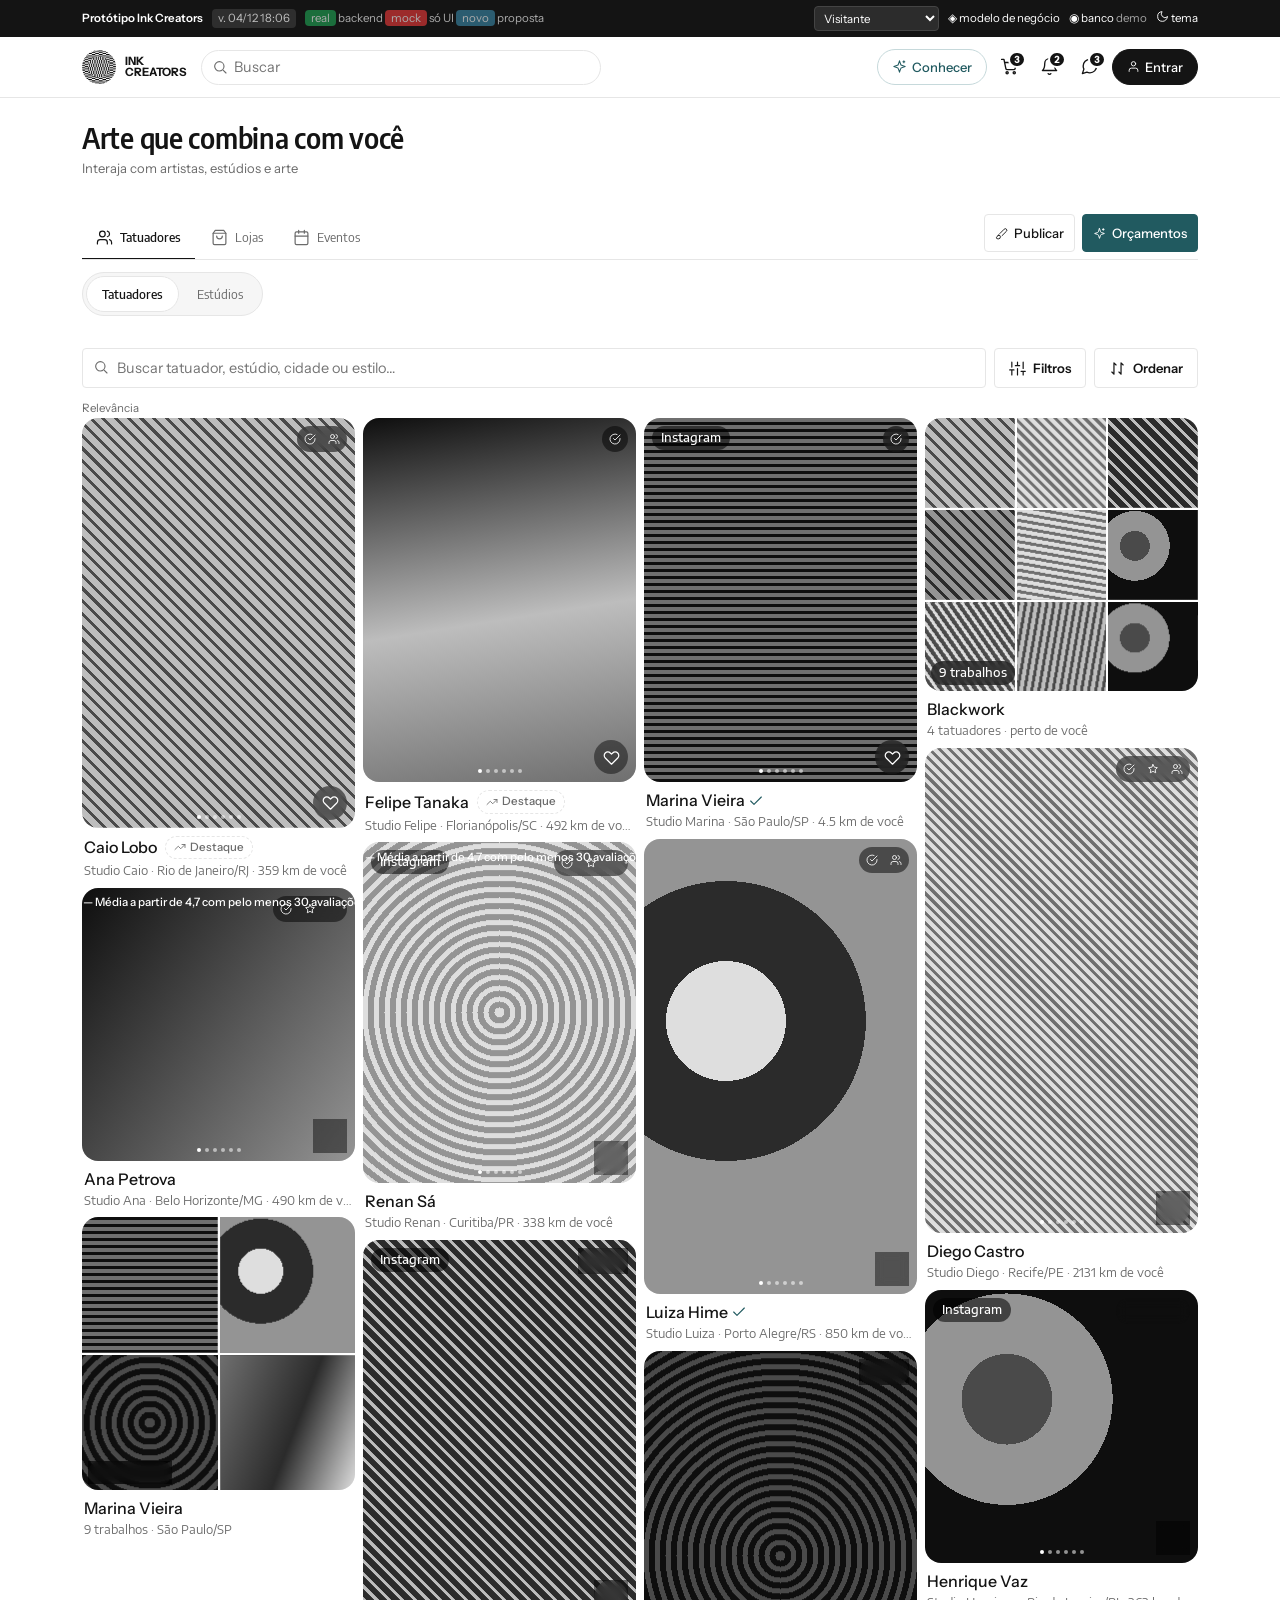
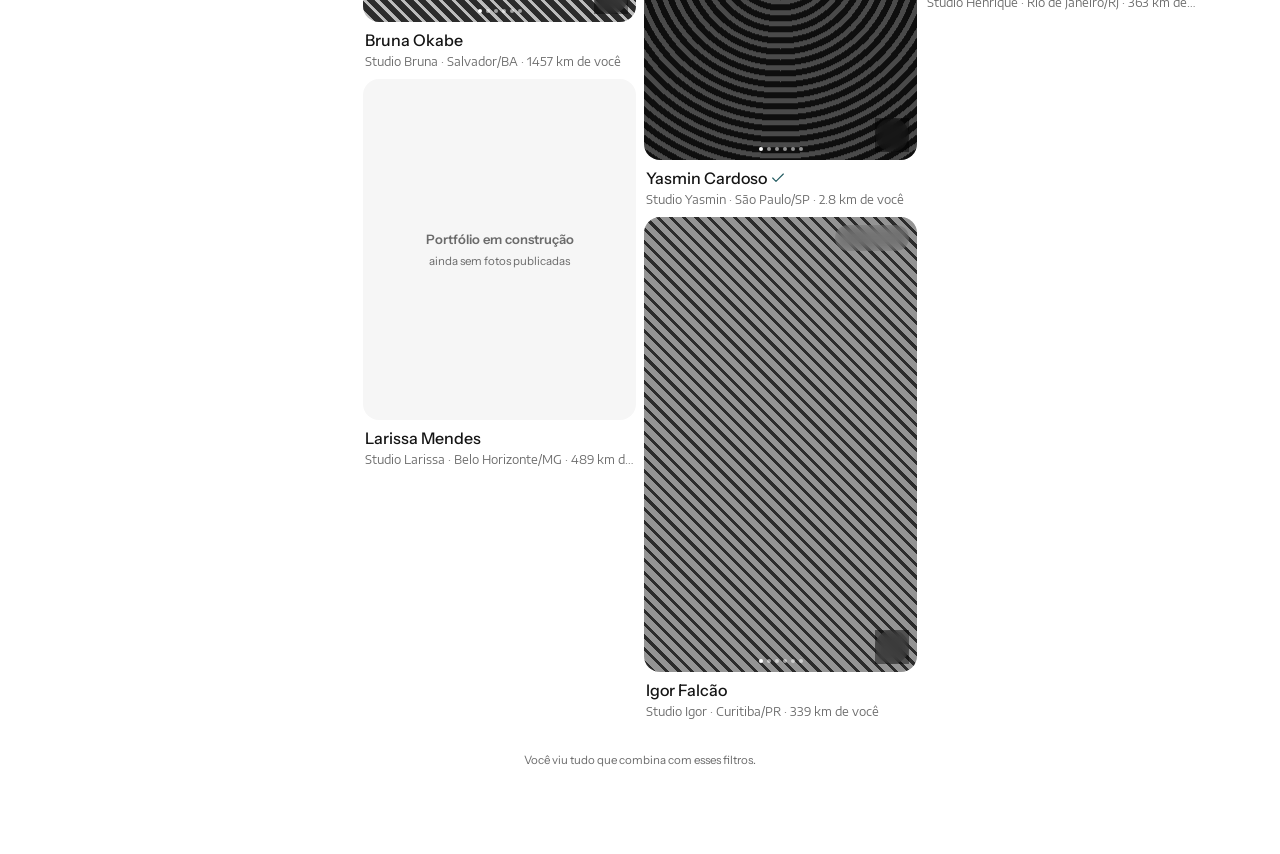
<file: index.html>
<!DOCTYPE html>
<html lang="pt-BR">
<head>
<meta charset="utf-8" />
<meta name="viewport" content="width=device-width, initial-scale=1" />
<title>Ink Creators</title>
<link rel="icon" type="image/png" href="prototipo/marca/favicon.png" />
<!-- Porta de entrada do GitHub Pages. O protótipo mora em prototipo/,
     e quem recebe o link não deveria precisar saber disso.
     O redirecionamento leva junto a query e o hash: sem isso o ?teste=1
     se perderia no caminho e a pessoa entraria sem ser registrada. -->
<script>
  (function () {
    var destino = "prototipo/index.html" + (location.search || "") + (location.hash || "");
    location.replace(destino);
  })();
</script>
<style>
  body{font-family:ui-sans-serif,system-ui,-apple-system,"Segoe UI",Roboto,sans-serif;
       display:flex;align-items:center;justify-content:center;height:100vh;margin:0;
       color:#3f3f46;background:#fff}
</style>
</head>
<body>
  <p>Abrindo o Ink Creators… <a href="prototipo/index.html">continuar</a></p>
</body>
</html>
</file>
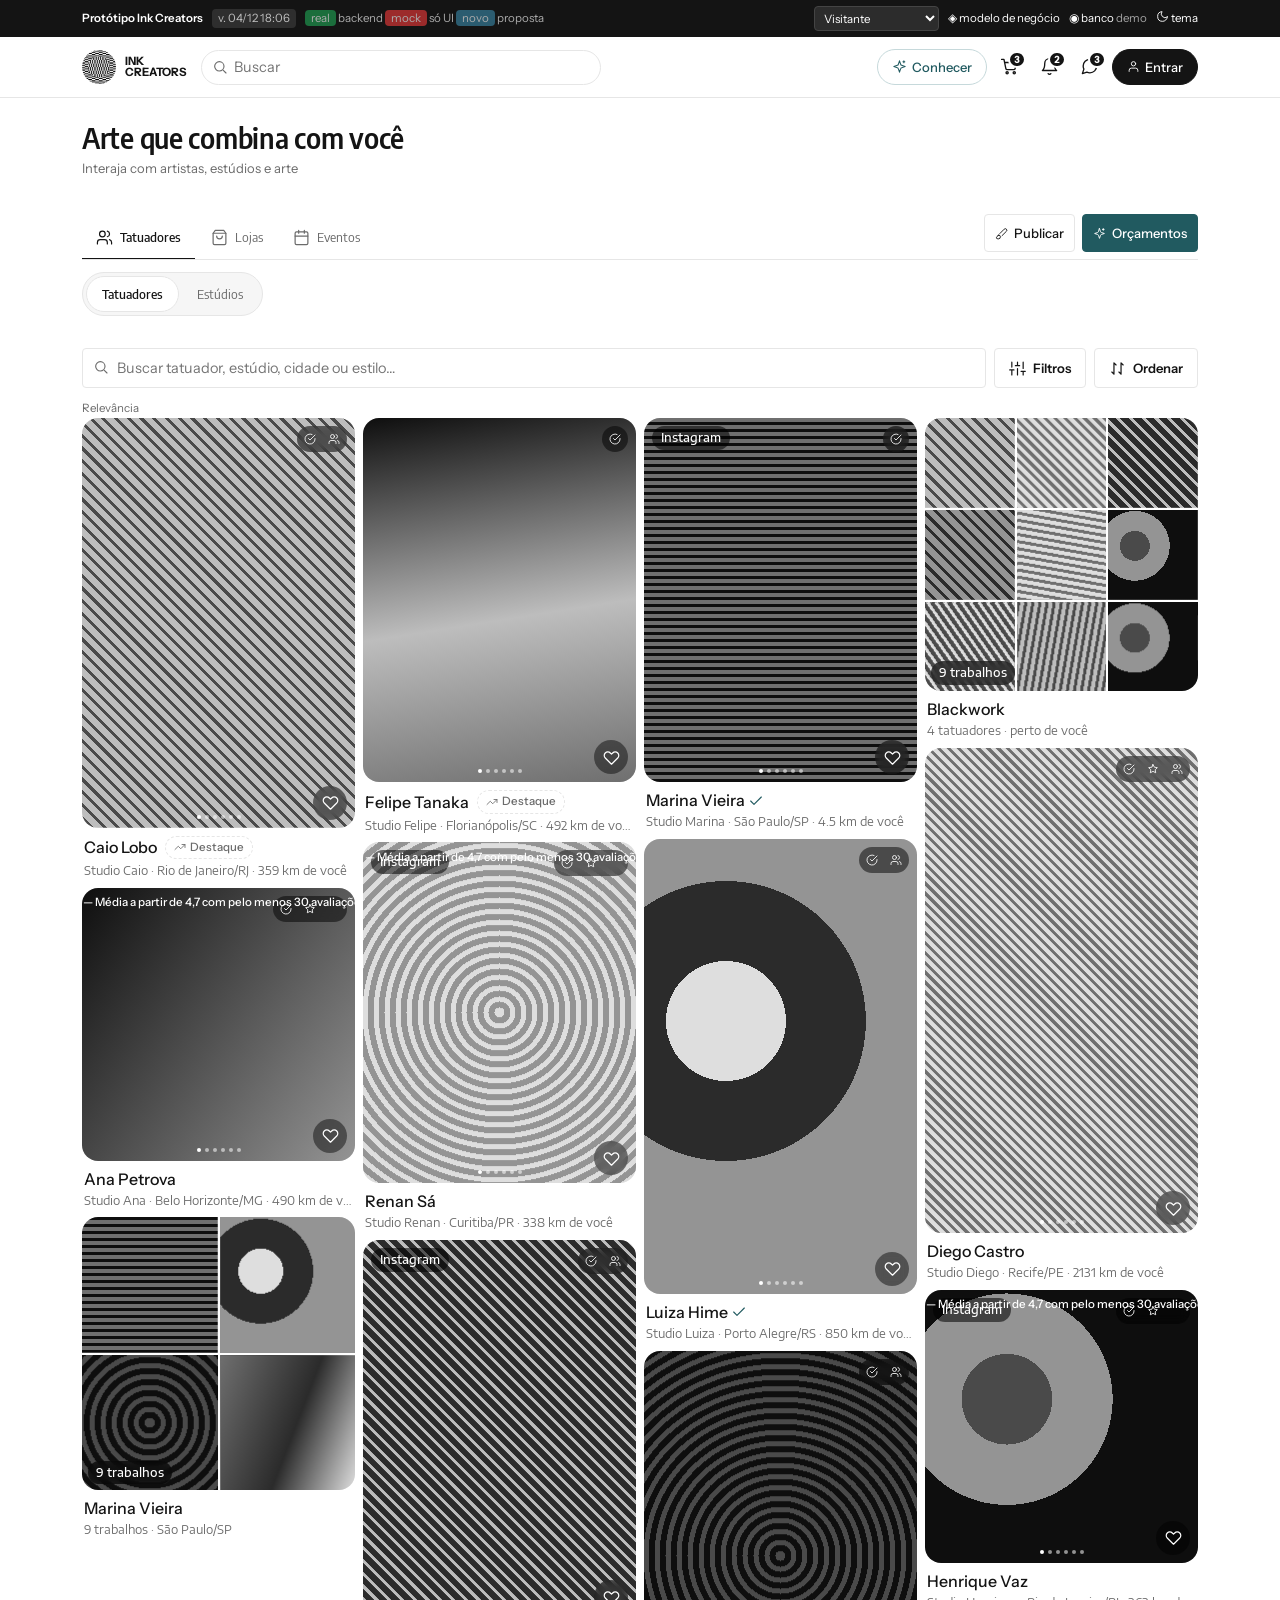
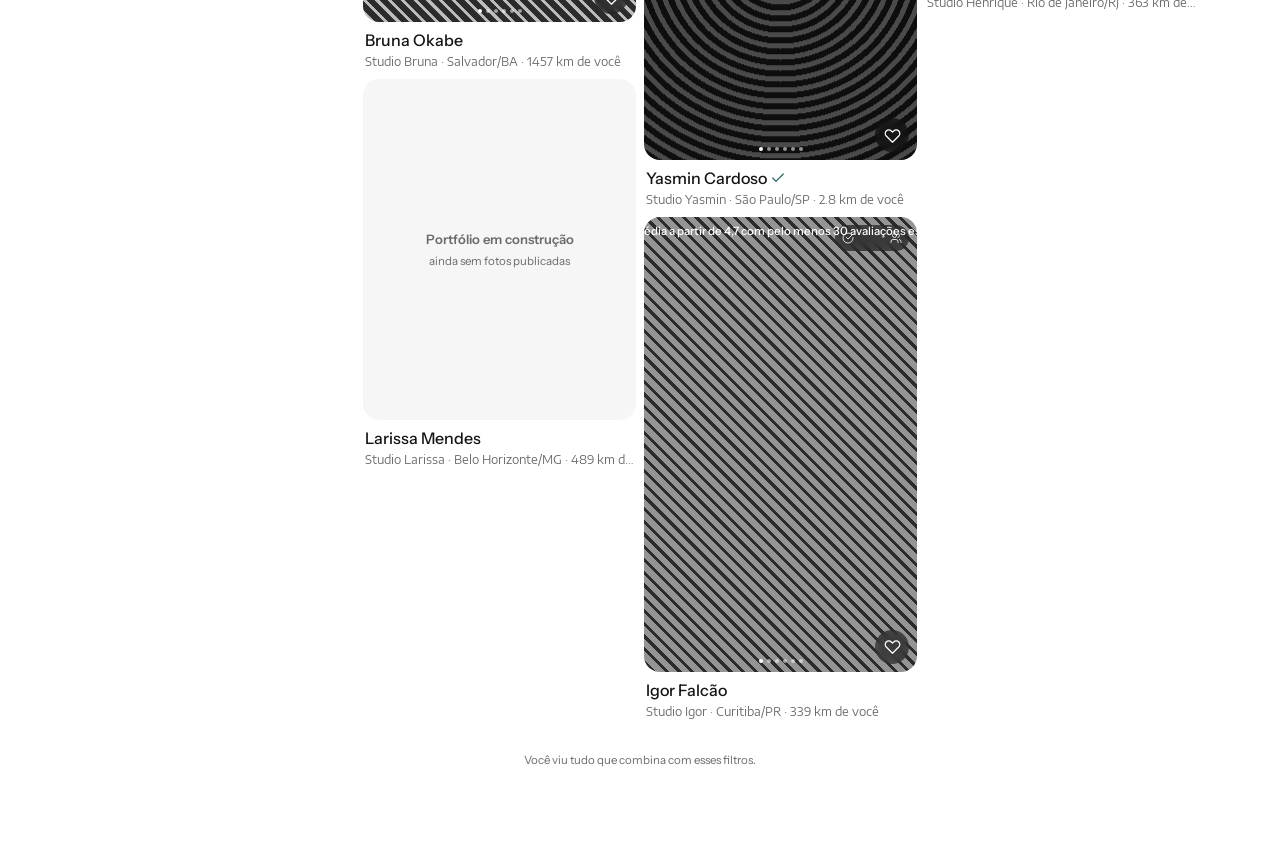
<file: Abrir prototipo.html>
<!doctype html>
<html lang="pt-BR">
<meta charset="utf-8">
<title>Abrindo o Ink Creators…</title>
<!--
  ═══════════════════════════════════════════════════════════════════
  ABRIR O PROTÓTIPO

  Dois cliques neste arquivo. Ele abre no navegador e manda direto para
  o protótipo, com um carimbo de tempo no endereço para o navegador não
  entregar a versão anterior.

  Não existe servidor, não existe Terminal, não existe aplicativo e não
  existe permissão a conceder. É um arquivo HTML abrindo outro arquivo
  HTML — não há o que dar errado, e não há nada para parar depois.

  O QUE NÃO FUNCIONA ASSIM
  Só a conexão com o banco: o navegador bloqueia rede quando a página
  vem de um arquivo do seu computador. O protótipo inteiro funciona com
  os dados fictícios, que é o modo em que a gente ajusta as telas. Para
  ver o banco de verdade, use o endereço publicado.
  ═══════════════════════════════════════════════════════════════════
-->
<style>
 html{color-scheme:light dark}
 body{font:15px/1.5 ui-sans-serif,system-ui,-apple-system,"Segoe UI",Roboto,sans-serif;
      display:flex;align-items:center;justify-content:center;height:100vh;margin:0;
      text-align:center;opacity:.65}
</style>
<body>
<div>
  <p>Abrindo o protótipo…</p>
  <p><a id="manual" href="prototipo/index.html">clique aqui se não abrir sozinho</a></p>
</div>
<script>
  var destino = "prototipo/index.html?v=" + Date.now();
  document.getElementById("manual").href = destino;
  location.replace(destino);
</script>
</body>
</html>
</file>
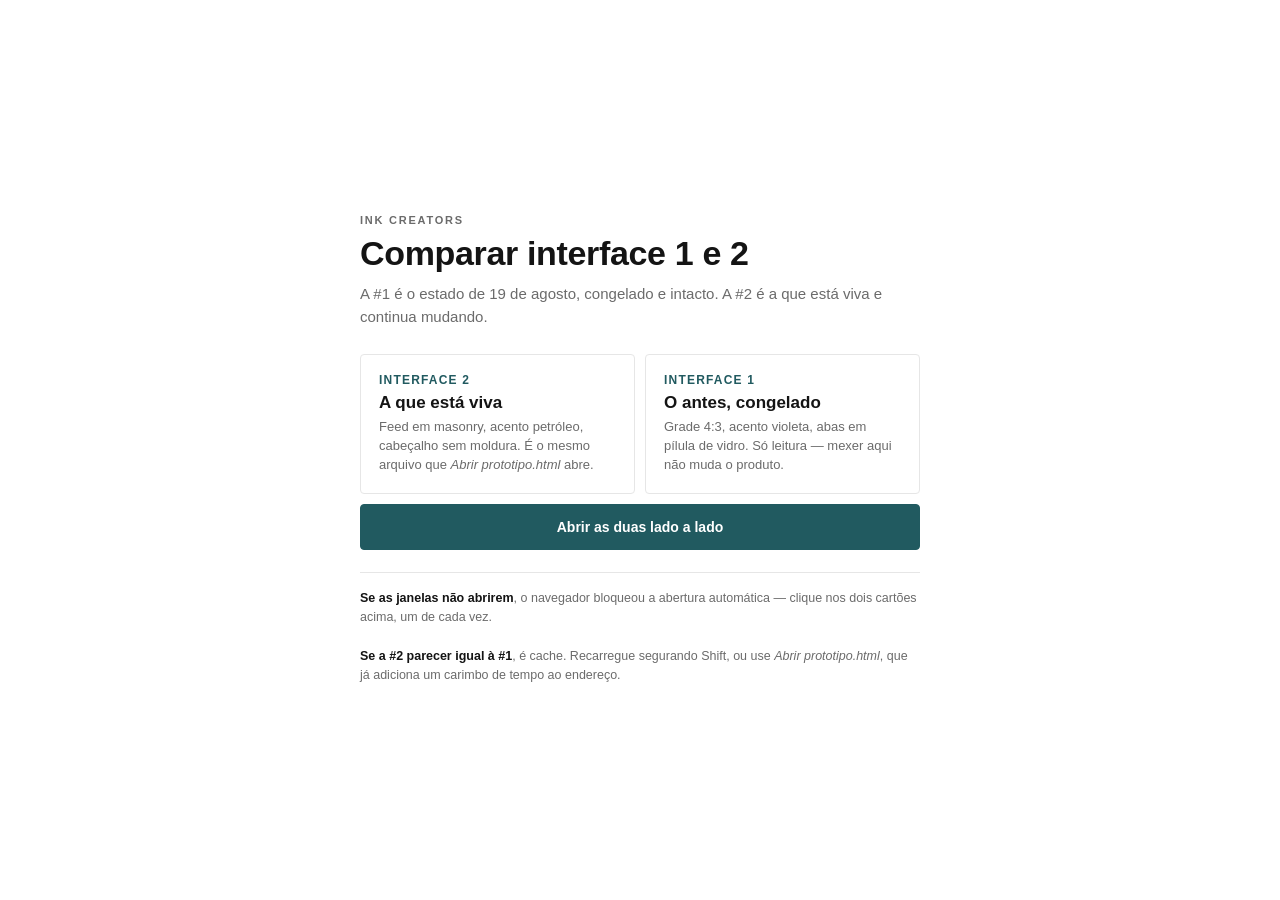
<file: Comparar interface 1 e 2.html>
<!doctype html>
<html lang="pt-BR">
<meta charset="utf-8">
<meta name="viewport" content="width=device-width,initial-scale=1">
<title>Ink Creators — comparar interface 1 e 2</title>
<!--
  DOIS BOTÕES, NADA MAIS.

  Não usa iframe de propósito. Navegador bloqueia iframe entre arquivos
  locais, e a comparação apareceria em branco sem dizer por quê — que é
  exatamente o tipo de máquina que já quebrou três vezes aqui.

  Abre cada uma numa janela própria, encostadas lado a lado quando a
  tela dá conta. Se o navegador bloquear a janela nova, os links
  continuam clicáveis: nada aqui depende de o script funcionar.
-->
<style>
  :root{
    --hair:1px; --r-sm:4px; --r-pill:999px;
    --bg:#fff; --fg:#141414; --muted:#6b6b6b; --border:#e6e6e6;
    --accent:#215a60;
  }
  @media(prefers-color-scheme:dark){
    :root{--bg:#0f0f0f;--fg:#f2f2f2;--muted:#9a9a9a;--border:#2a2a2a;--accent:#7cbcc2}
  }
  *{box-sizing:border-box}
  body{margin:0;background:var(--bg);color:var(--fg);
    font-family:-apple-system,BlinkMacSystemFont,"Segoe UI",Roboto,sans-serif;
    display:flex;align-items:center;justify-content:center;min-height:100vh;padding:24px}
  main{width:100%;max-width:560px}
  .kicker{font-size:11px;font-weight:700;letter-spacing:.16em;text-transform:uppercase;
    color:var(--muted)}
  h1{font-size:clamp(24px,4vw,34px);line-height:1.15;margin:8px 0 0;letter-spacing:-.01em}
  p.lead{color:var(--muted);font-size:15px;line-height:1.5;margin:10px 0 0}
  .par{display:grid;gap:10px;margin-top:26px}
  @media(min-width:520px){.par{grid-template-columns:1fr 1fr}}
  a.cx{display:block;padding:18px;border:var(--hair) solid var(--border);
    border-radius:var(--r-sm);text-decoration:none;color:inherit;background:none;
    transition:border-color .2s cubic-bezier(.2,.7,.2,1)}
  a.cx:hover{border-color:var(--accent)}
  a.cx .n{font-size:12px;font-weight:600;letter-spacing:.1em;text-transform:uppercase;
    color:var(--accent)}
  a.cx .t{font-size:17px;font-weight:600;margin-top:6px}
  a.cx .d{font-size:13px;color:var(--muted);margin-top:5px;line-height:1.45}
  button.dois{width:100%;margin-top:10px;padding:14px;cursor:pointer;
    border:var(--hair) solid var(--accent);border-radius:var(--r-sm);
    background:var(--accent);color:#fff;font-size:14px;font-weight:600;font-family:inherit}
  .nota{margin-top:22px;padding-top:16px;border-top:var(--hair) solid var(--border);
    font-size:12.5px;color:var(--muted);line-height:1.55}
  .nota b{color:var(--fg);font-weight:600}
</style>

<main>
  <div class="kicker">Ink Creators</div>
  <h1>Comparar interface 1 e 2</h1>
  <p class="lead">A #1 é o estado de 19 de agosto, congelado e intacto.
    A #2 é a que está viva e continua mudando.</p>

  <div class="par">
    <a class="cx" id="a2" href="prototipo/index.html">
      <div class="n">Interface 2</div>
      <div class="t">A que está viva</div>
      <div class="d">Feed em masonry, acento petróleo, cabeçalho sem moldura.
        É o mesmo arquivo que <i>Abrir prototipo.html</i> abre.</div>
    </a>
    <a class="cx" id="a1" href="backups/interface-1/index-interface-1.html">
      <div class="n">Interface 1</div>
      <div class="t">O antes, congelado</div>
      <div class="d">Grade 4:3, acento violeta, abas em pílula de vidro.
        Só leitura — mexer aqui não muda o produto.</div>
    </a>
  </div>

  <button class="dois" onclick="abrirAsDuas()">Abrir as duas lado a lado</button>

  <div class="nota">
    <b>Se as janelas não abrirem</b>, o navegador bloqueou a abertura
    automática — clique nos dois cartões acima, um de cada vez.<br><br>
    <b>Se a #2 parecer igual à #1</b>, é cache. Recarregue segurando
    Shift, ou use <i>Abrir prototipo.html</i>, que já adiciona um carimbo
    de tempo ao endereço.
  </div>
</main>

<script>
/* Carimbo de tempo no endereço: sem ele o navegador serve a versão que
   guardou da última vez, e a mudança que você veio conferir não aparece.
   Fora do protocolo file:, onde alguns navegadores não acham arquivo
   com interrogação no nome. */
(function(){
  if(location.protocol==="file:")return;
  var v="?v="+Date.now();
  document.getElementById("a2").href="prototipo/index.html"+v;
  document.getElementById("a1").href="backups/interface-1/index-interface-1.html"+v;
})();

function abrirAsDuas(){
  var l=Math.max(screen.availWidth/2,520);
  var a=window.open(document.getElementById("a1").href,"ink1",
        "width="+l+",height="+screen.availHeight+",left=0,top=0");
  var b=window.open(document.getElementById("a2").href,"ink2",
        "width="+l+",height="+screen.availHeight+",left="+l+",top=0");
  if(!a||!b)alert("O navegador bloqueou a abertura automática.\n\nClique nos dois cartões, um de cada vez.");
}
</script>
</html>
</file>
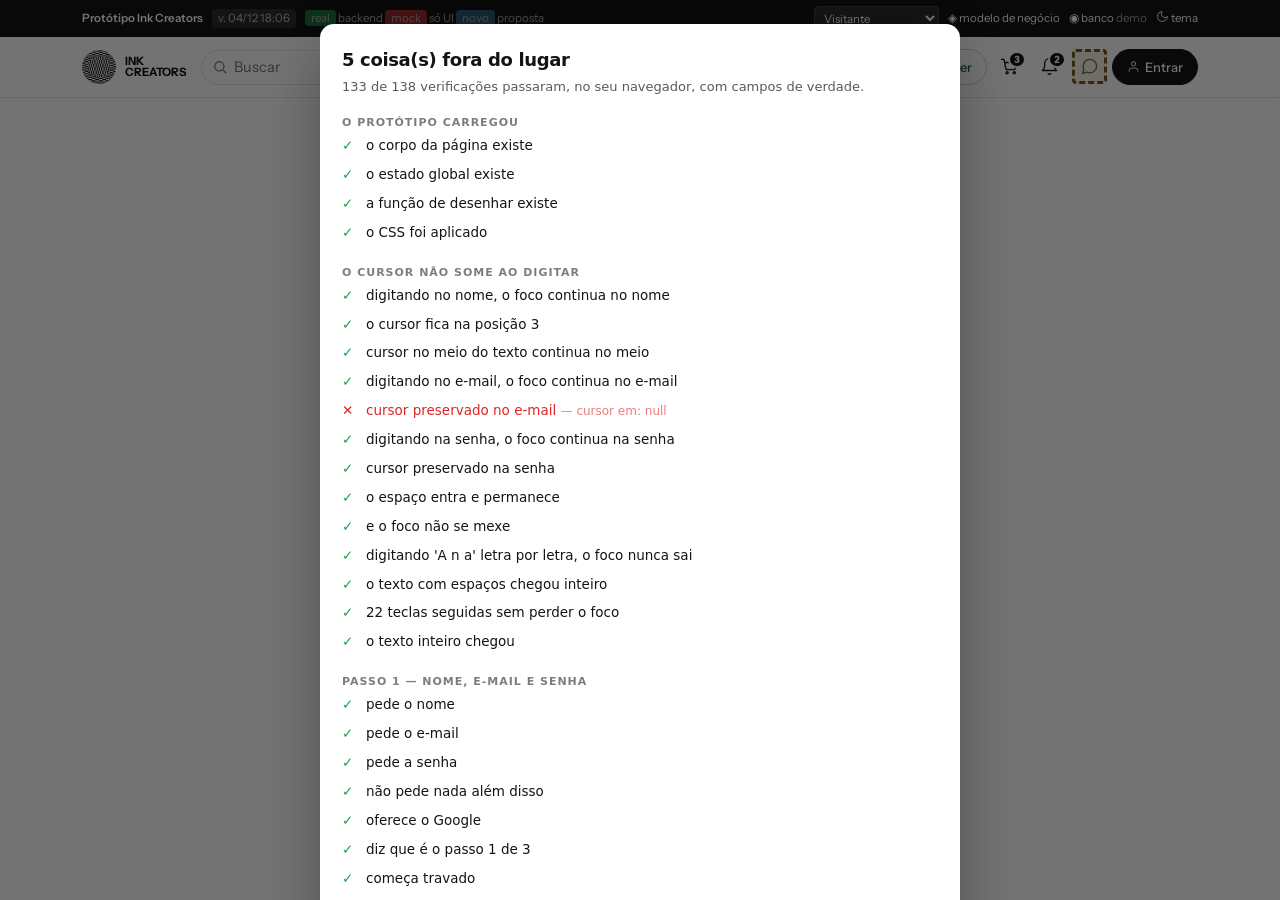
<file: Verificar prototipo.html>
<!doctype html>
<html lang="pt-BR">
<meta charset="utf-8">
<title>Verificando o Ink Creators…</title>
<!--
  ═══════════════════════════════════════════════════════════════════
  VERIFICAR O PROTÓTIPO

  Igual ao "Abrir prototipo.html", mais o ?verificar=1 — que faz um
  painel aparecer por cima dizendo o que passou e o que não passou.

  A verificação usa campos de verdade, no seu navegador. É o único
  jeito de conferir coisas que só existem no navegador, como o cursor
  sumir ao digitar. Os testes que rodam pelo terminal usam um DOM
  simulado e não pegam isso.
  ═══════════════════════════════════════════════════════════════════
-->
<style>
 html{color-scheme:light dark}
 body{font:15px/1.5 ui-sans-serif,system-ui,-apple-system,"Segoe UI",Roboto,sans-serif;
      display:flex;align-items:center;justify-content:center;height:100vh;margin:0;
      text-align:center;opacity:.65}
</style>
<body>
<div>
  <p>Abrindo com a verificação…</p>
  <p><a id="manual" href="prototipo/index.html?verificar=1">clique aqui se não abrir sozinho</a></p>
</div>
<script>
  var destino = "prototipo/index.html?verificar=1&v=" + Date.now();
  document.getElementById("manual").href = destino;
  location.replace(destino);
</script>
</body>
</html>
</file>
